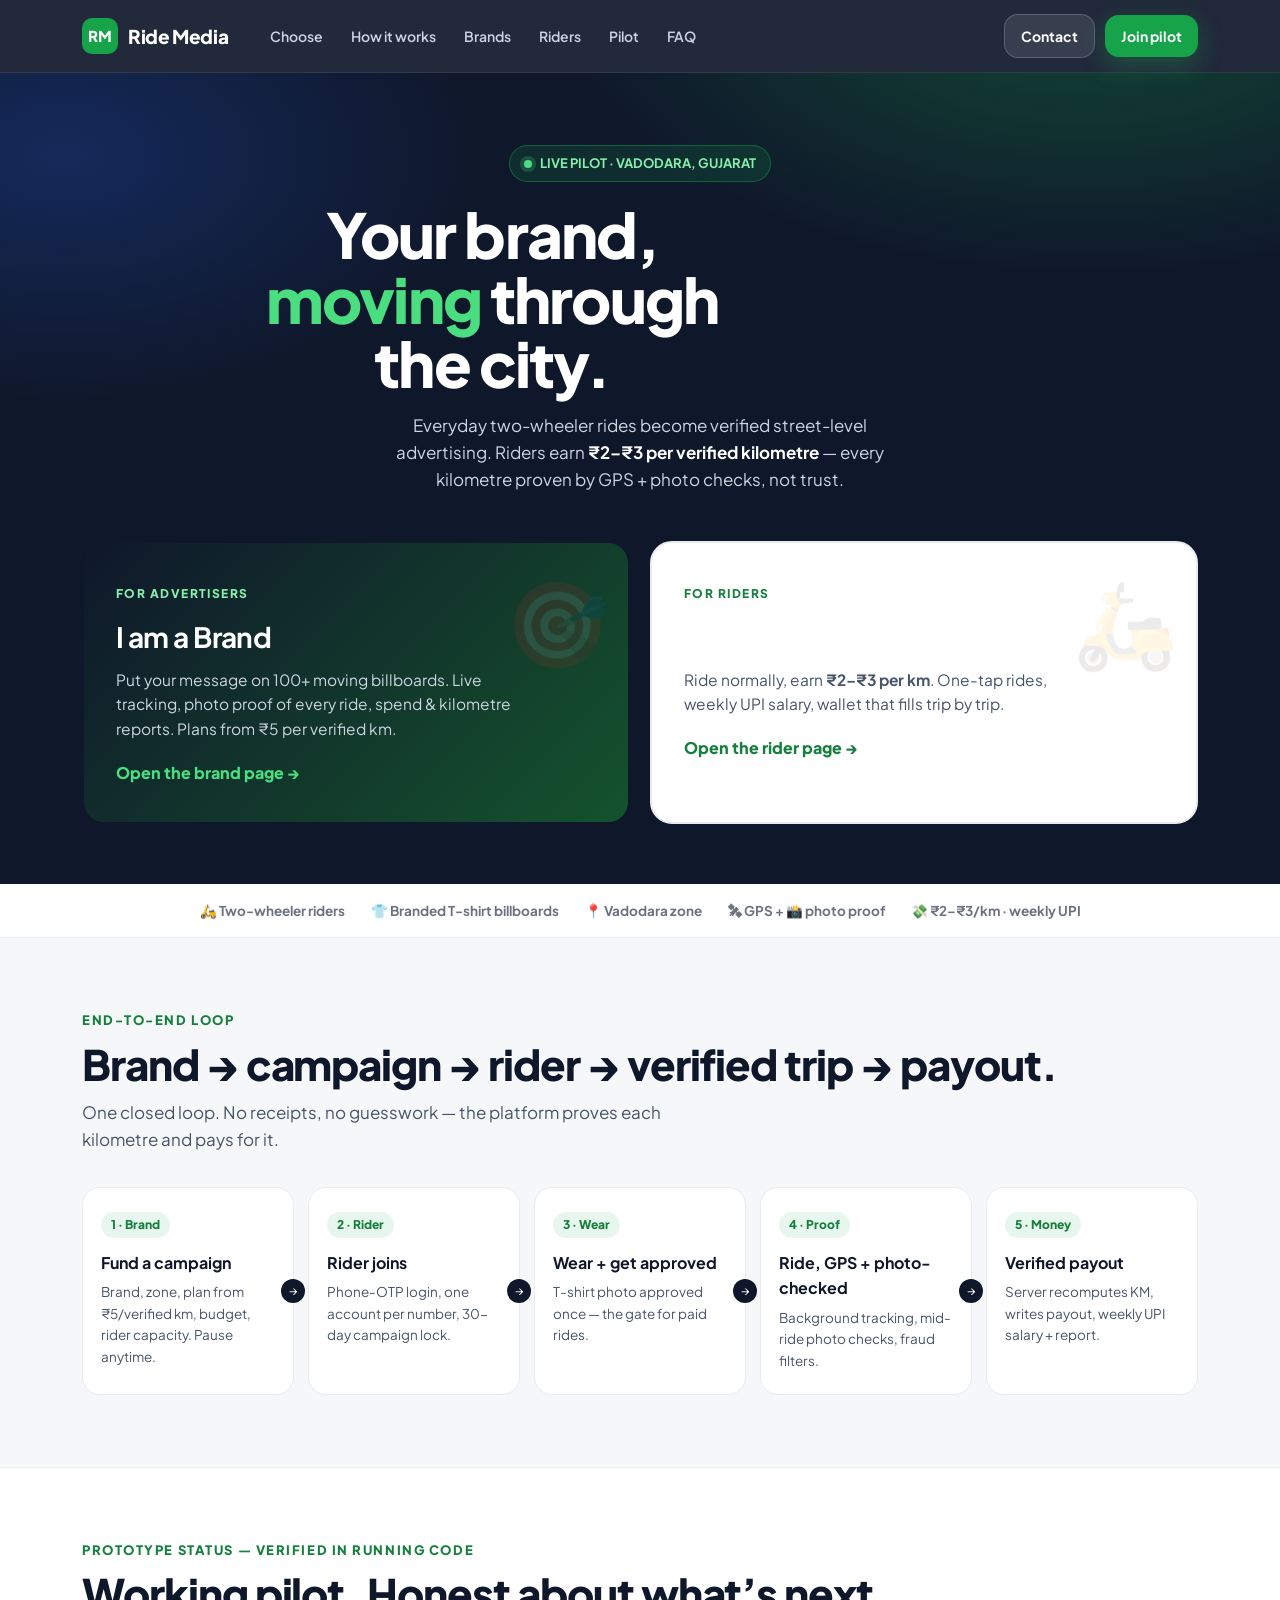
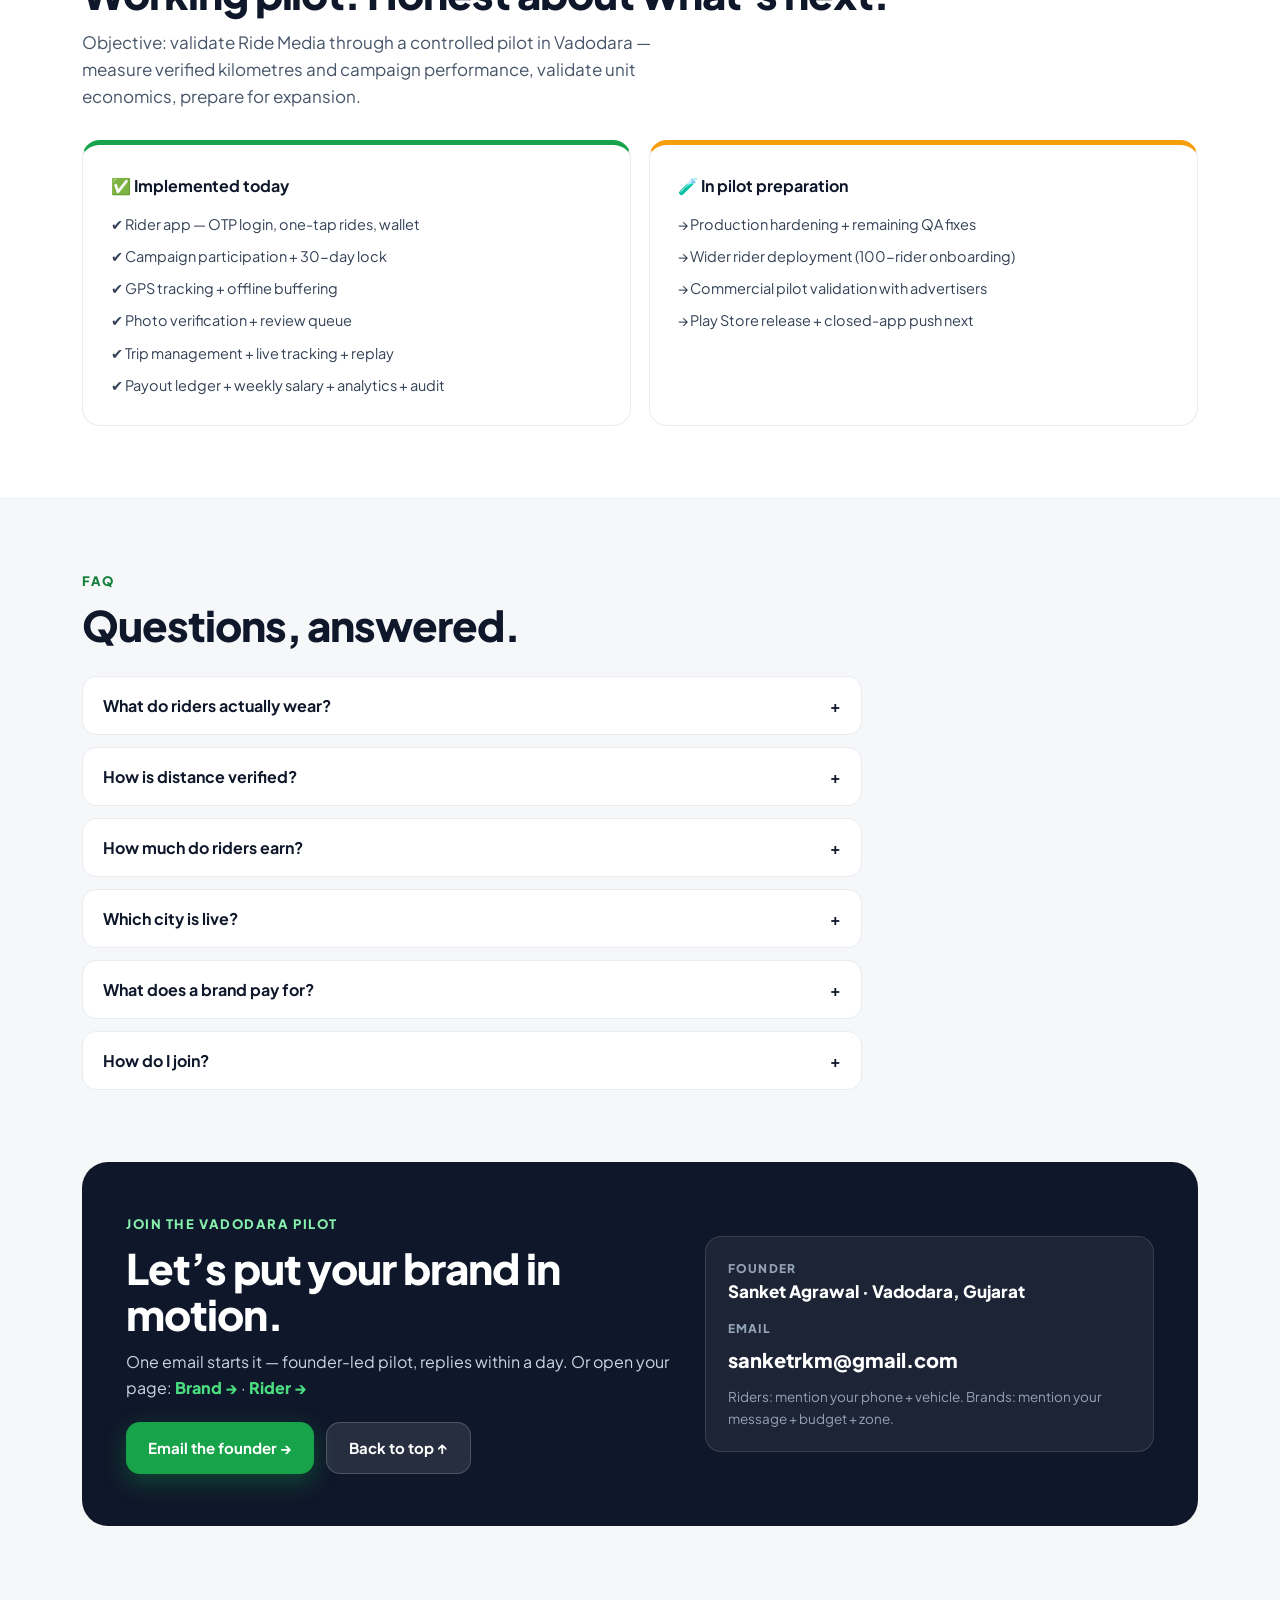
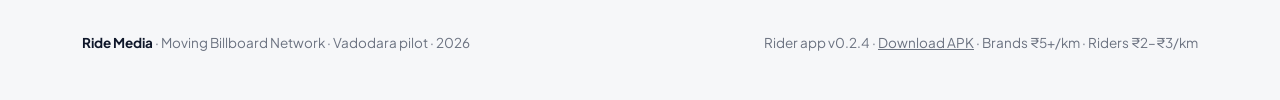
<file: index.html>
<!DOCTYPE html>
<html lang="en">
<head>
<meta charset="UTF-8">
<meta name="viewport" content="width=device-width, initial-scale=1.0">
<title>Ride Media — Your brand, moving through the city</title>
<meta name="description" content="Ride Media turns everyday two-wheeler rides into verified brand visibility. Riders earn ₹2–₹3 per verified km. Brands get GPS + photo-verified moving billboards in Vadodara.">
<meta property="og:title" content="Ride Media — Your brand, moving through the city">
<meta property="og:description" content="100-rider pilot in Vadodara. Riders earn ₹2–₹3/km. GPS + photo-verified kilometres. Weekly UPI payouts.">
<meta property="og:type" content="website">
<link rel="preconnect" href="https://fonts.googleapis.com">
<link rel="preconnect" href="https://fonts.gstatic.com" crossorigin>
<link href="https://fonts.googleapis.com/css2?family=Plus+Jakarta+Sans:wght@400;500;600;700;800&display=swap" rel="stylesheet">
<link rel="stylesheet" href="styles.css">
<link rel="icon" href="data:image/svg+xml,<svg xmlns='http://www.w3.org/2000/svg' viewBox='0 0 64 64'><rect width='64' height='64' rx='14' fill='%230F172A'/><text x='32' y='42' font-family='Arial' font-weight='800' font-size='26' fill='%2316A34A' text-anchor='middle'>RM</text></svg>">
</head>
<body>

<nav class="nav">
  <div class="nav-in">
    <a class="logo" href="index.html"><span class="logo-mark">RM</span> Ride Media</a>
    <div class="nav-links" id="navLinks">
      <a href="#choose">Choose</a>
      <a href="#how">How it works</a>
      <a href="brand.html">Brands</a>
      <a href="rider.html">Riders</a>
      <a href="#pilot">Pilot</a>
      <a href="#faq">FAQ</a>
    </div>
    <div class="nav-cta">
      <a class="btn btn-ghost btn-sm" href="#contact">Contact</a>
      <a class="btn btn-green btn-sm" href="#choose">Join pilot</a>
    </div>
    <button class="burger" id="burger" aria-label="Menu">☰</button>
  </div>
</nav>

<header class="hero" id="top">
  <div class="hero-solo">
    <span class="pill"><span class="dot"></span> LIVE PILOT · VADODARA, GUJARAT</span>
    <h1>Your brand,<br><span class="grn">moving</span> through<br>the city.</h1>
    <p class="sub">Everyday two-wheeler rides become verified street-level advertising. Riders earn <b style="color:#fff">₹2–₹3 per verified kilometre</b> — every kilometre proven by GPS + photo checks, not trust.</p>
  </div>
  <div class="choice-grid" id="choose">
    <a class="choice brandpick" href="brand.html">
      <span class="big">🎯</span>
      <span class="who">FOR ADVERTISERS</span>
      <h3>I am a Brand</h3>
      <p>Put your message on 100+ moving billboards. Live tracking, photo proof of every ride, spend &amp; kilometre reports. Plans from ₹5 per verified km.</p>
      <span class="go">Open the brand page →</span>
    </a>
    <a class="choice" href="rider.html">
      <span class="big">🛵</span>
      <span class="who">FOR RIDERS</span>
      <h3>I am a Rider</h3>
      <p>Ride normally, earn <b>₹2–₹3 per km</b>. One-tap rides, weekly UPI salary, wallet that fills trip by trip.</p>
      <span class="go">Open the rider page →</span>
    </a>
  </div>
</header>

<div class="strip">
  <div class="strip-in">
    <span>🛵 Two-wheeler riders</span><span>👕 Branded T-shirt billboards</span><span>📍 Vadodara zone</span><span>🛰 GPS + 📸 photo proof</span><span>💸 ₹2–₹3/km · weekly UPI</span>
  </div>
</div>

<section class="block" id="how">
  <div class="wrap">
    <div class="kicker rv">End-to-end loop</div>
    <h2 class="title rv">Brand → campaign → rider → verified trip → payout.</h2>
    <p class="lead rv">One closed loop. No receipts, no guesswork — the platform proves each kilometre and pays for it.</p>
    <div class="steps">
      <div class="step rv"><span class="num">1 · Brand</span><h4>Fund a campaign</h4><p>Brand, zone, plan from ₹5/verified km, budget, rider capacity. Pause anytime.</p><span class="arr">→</span></div>
      <div class="step rv"><span class="num">2 · Rider</span><h4>Rider joins</h4><p>Phone-OTP login, one account per number, 30-day campaign lock.</p><span class="arr">→</span></div>
      <div class="step rv"><span class="num">3 · Wear</span><h4>Wear + get approved</h4><p>T-shirt photo approved once — the gate for paid rides.</p><span class="arr">→</span></div>
      <div class="step rv"><span class="num">4 · Proof</span><h4>Ride, GPS + photo-checked</h4><p>Background tracking, mid-ride photo checks, fraud filters.</p><span class="arr">→</span></div>
      <div class="step rv"><span class="num">5 · Money</span><h4>Verified payout</h4><p>Server recomputes KM, writes payout, weekly UPI salary + report.</p></div>
    </div>
  </div>
</section>

<section class="block" id="pilot" style="background:#fff;border-top:1px solid #EDF0F4;border-bottom:1px solid #EDF0F4">
  <div class="wrap">
    <div class="kicker rv">Prototype status — verified in running code</div>
    <h2 class="title rv">Working pilot. Honest about what’s next.</h2>
    <p class="lead rv">Objective: validate Ride Media through a controlled pilot in Vadodara — measure verified kilometres and campaign performance, validate unit economics, prepare for expansion.</p>
    <div class="status-grid">
      <div class="status ok rv">
        <b>✅ Implemented today</b>
        <ul>
          <li>✔ Rider app — OTP login, one-tap rides, wallet</li>
          <li>✔ Campaign participation + 30-day lock</li>
          <li>✔ GPS tracking + offline buffering</li>
          <li>✔ Photo verification + review queue</li>
          <li>✔ Trip management + live tracking + replay</li>
          <li>✔ Payout ledger + weekly salary + analytics + audit</li>
        </ul>
      </div>
      <div class="status next rv">
        <b>🧪 In pilot preparation</b>
        <ul>
          <li>→ Production hardening + remaining QA fixes</li>
          <li>→ Wider rider deployment (100-rider onboarding)</li>
          <li>→ Commercial pilot validation with advertisers</li>
          <li>→ Play Store release + closed-app push next</li>
        </ul>
      </div>
    </div>
  </div>
</section>

<section class="block" id="faq">
  <div class="wrap">
    <div class="kicker rv">FAQ</div>
    <h2 class="title rv">Questions, answered.</h2>
    <div class="faq">
      <div class="faq-item rv"><button class="faq-q">What do riders actually wear? <span>+</span></button><div class="faq-a"><div>A sponsor-branded T-shirt. Onboarding requires one approved T-shirt photo; random mid-ride checks confirm it’s still worn.</div></div></div>
      <div class="faq-item rv"><button class="faq-q">How is distance verified? <span>+</span></button><div class="faq-a"><div>GPS is captured every few seconds and buffered on-device. On Stop the server recomputes distance with a speed filter, excludes mocked locations, and flags review cases. The phone’s number is only a preview — the server decides.</div></div></div>
      <div class="faq-item rv"><button class="faq-q">How much do riders earn? <span>+</span></button><div class="faq-a"><div>₹2–₹3 per verified kilometre, depending on the campaign rate. Every closed trip writes a payout entry; salary runs weekly (Monday–Sunday IST) over UPI.</div></div></div>
      <div class="faq-item rv"><button class="faq-q">Which city is live? <span>+</span></button><div class="faq-a"><div>Vadodara, Gujarat — a controlled 100-rider pilot. Zones and rates are configurable per campaign for expansion.</div></div></div>
      <div class="faq-item rv"><button class="faq-q">What does a brand pay for? <span>+</span></button><div class="faq-a"><div>Verified kilometres ridden in your branding: ₹5 onwards per verified kilometre × server-verified KM, within your budget and rider capacity. You get live tracking, photo proof and spend/KM reports.</div></div></div>
      <div class="faq-item rv"><button class="faq-q">How do I join? <span>+</span></button><div class="faq-a"><div>Pick your side above — <a href="brand.html"><b>brand page</b></a> or <a href="rider.html"><b>rider page</b></a> — and use the form there. Riders need a two-wheeler, an Android phone and a Vadodara base. Brands need a message, a zone and a budget.</div></div></div>
    </div>
  </div>
</section>

<section class="block" id="contact" style="padding-top:0">
  <div class="wrap">
    <div class="contact rv">
      <div>
        <div class="kicker" style="color:#86EFAC">Join the Vadodara pilot</div>
        <h2 class="title" style="color:#fff">Let’s put your brand in motion.</h2>
        <p style="color:#CBD5E1">One email starts it — founder-led pilot, replies within a day. Or open your page: <a href="brand.html" style="color:#4ADE80;font-weight:800">Brand →</a> · <a href="rider.html" style="color:#4ADE80;font-weight:800">Rider →</a></p>
        <div class="btn-row">
          <a class="btn btn-green" href="mailto:sanketrkm@gmail.com?subject=Ride%20Media%20pilot%20—%20I%20want%20in">Email the founder →</a>
          <a class="btn btn-ghost" href="#top">Back to top ↑</a>
        </div>
      </div>
      <div class="mailbox">
        <div class="lbl">Founder</div>
        <div style="font-weight:800;font-size:17px">Sanket Agrawal · Vadodara, Gujarat</div>
        <div class="lbl" style="margin-top:14px">Email</div>
        <div class="mail"><a href="mailto:sanketrkm@gmail.com">sanketrkm@gmail.com</a></div>
        <div style="color:#94A3B8;font-size:13.5px;margin-top:10px">Riders: mention your phone + vehicle. Brands: mention your message + budget + zone.</div>
      </div>
    </div>
  </div>
</section>

<footer>
  <div class="wrap foot">
    <span><b style="color:var(--navy)">Ride Media</b> · Moving Billboard Network · Vadodara pilot · <span id="yr"></span></span>
    <span>Rider app v0.2.4 · <a href="https://github.com/Sanketaga/ride-media-site/releases/tag/v0.2.4" style="text-decoration:underline">Download APK</a> · Brands ₹5+/km · Riders ₹2–₹3/km</span>
  </div>
</footer>

<script src="site.js"></script>
</body>
</html>
</file>
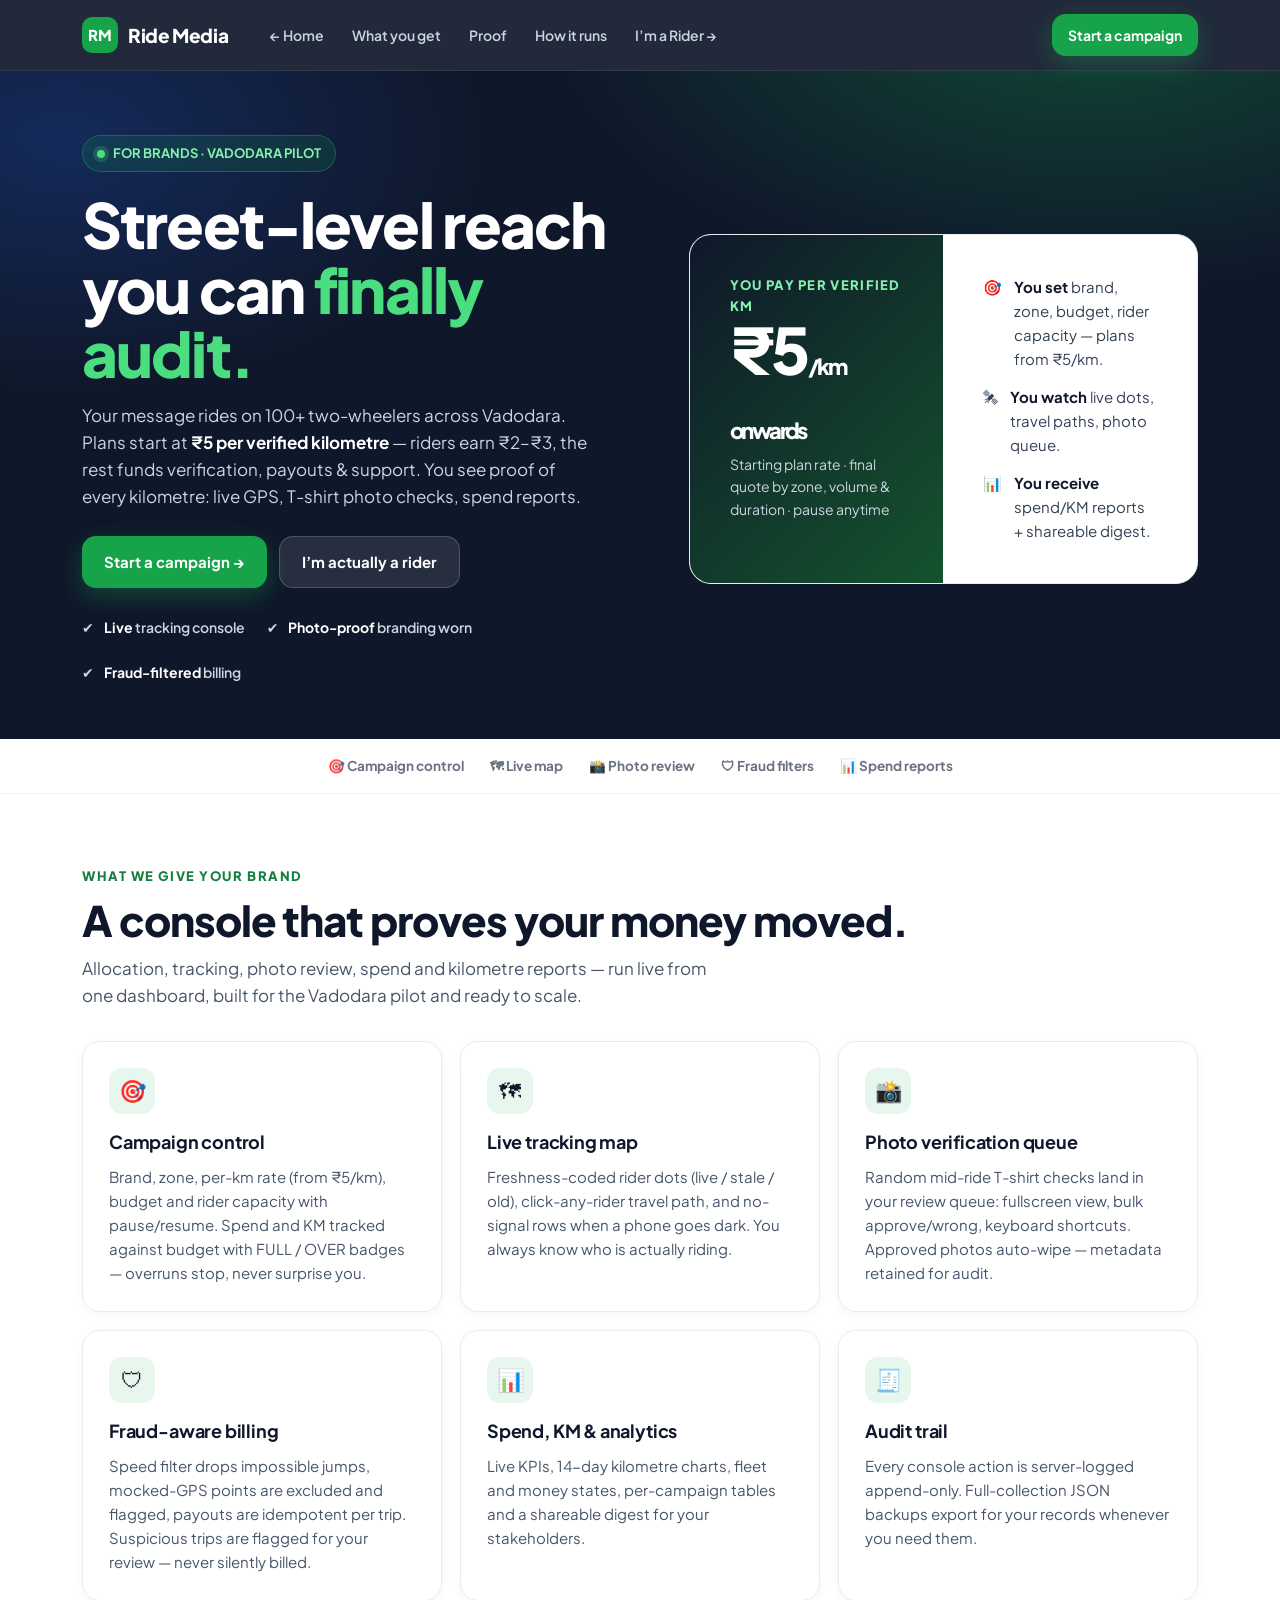
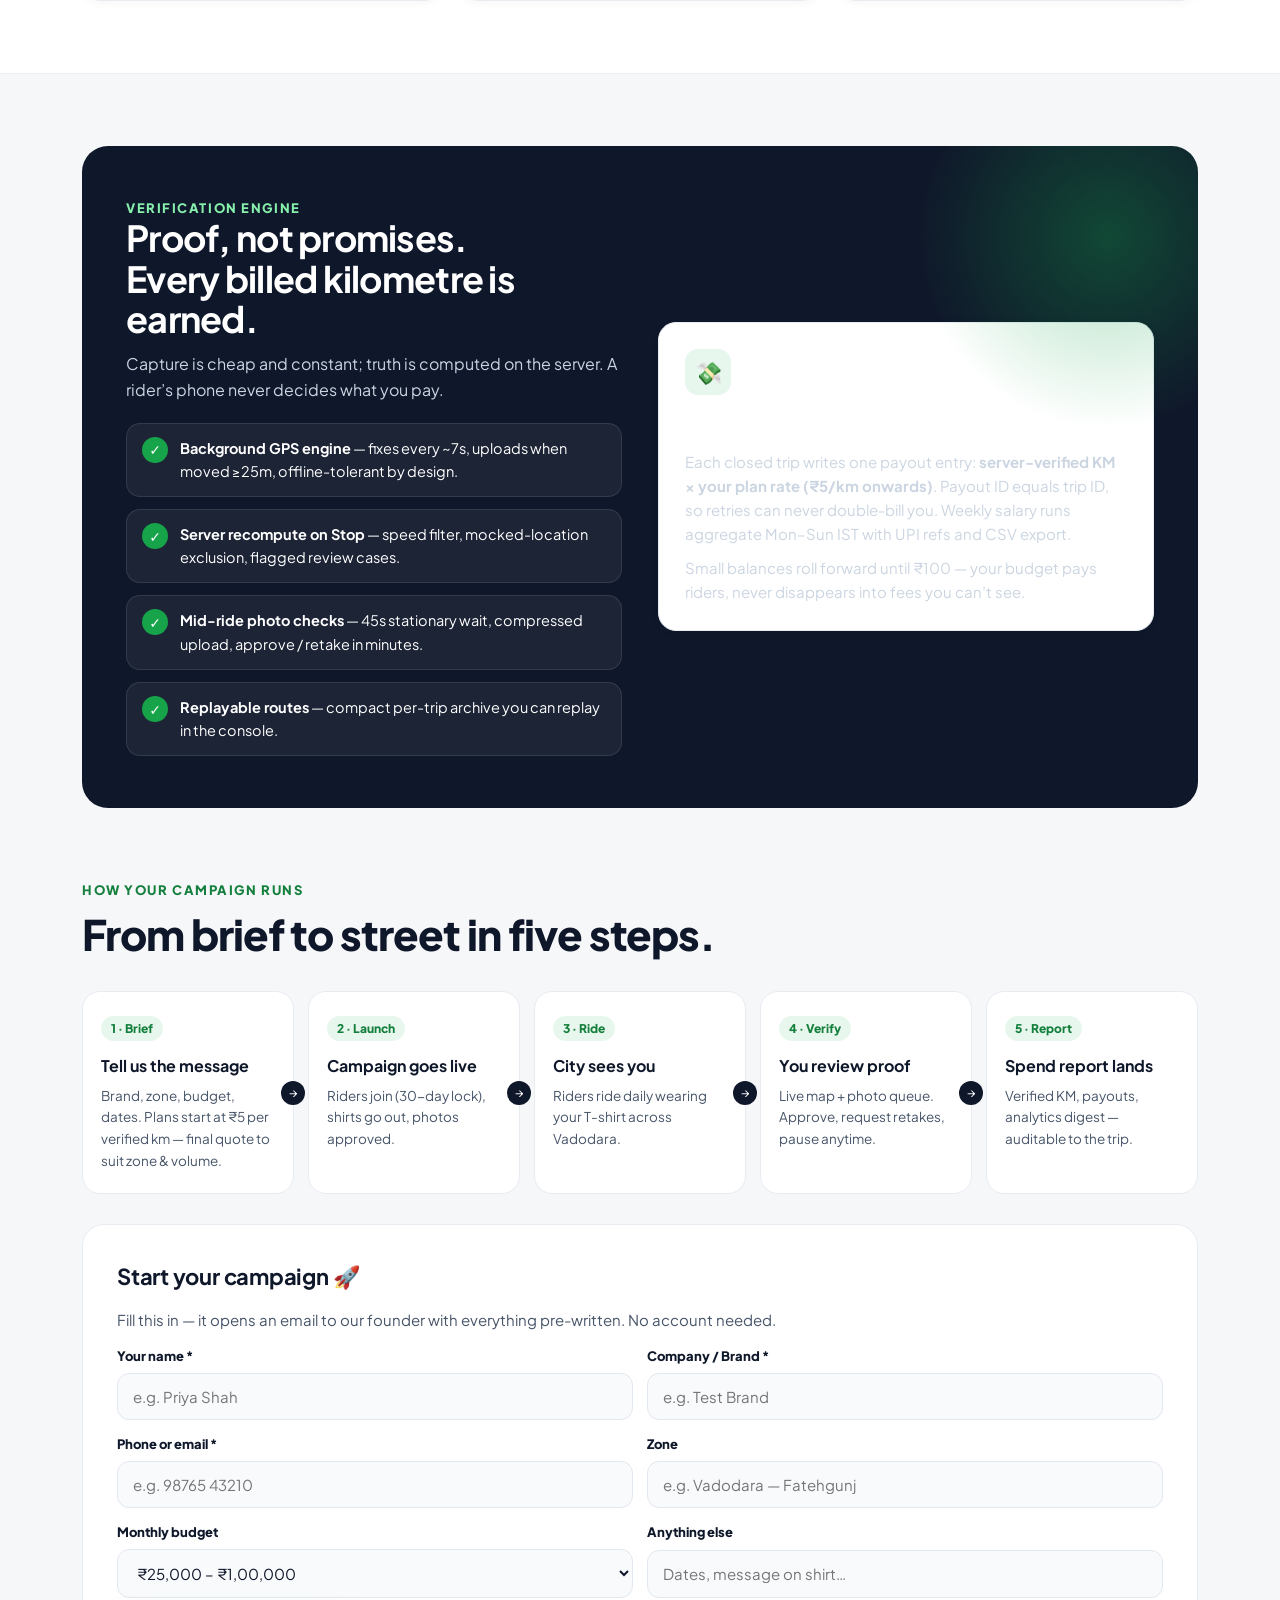
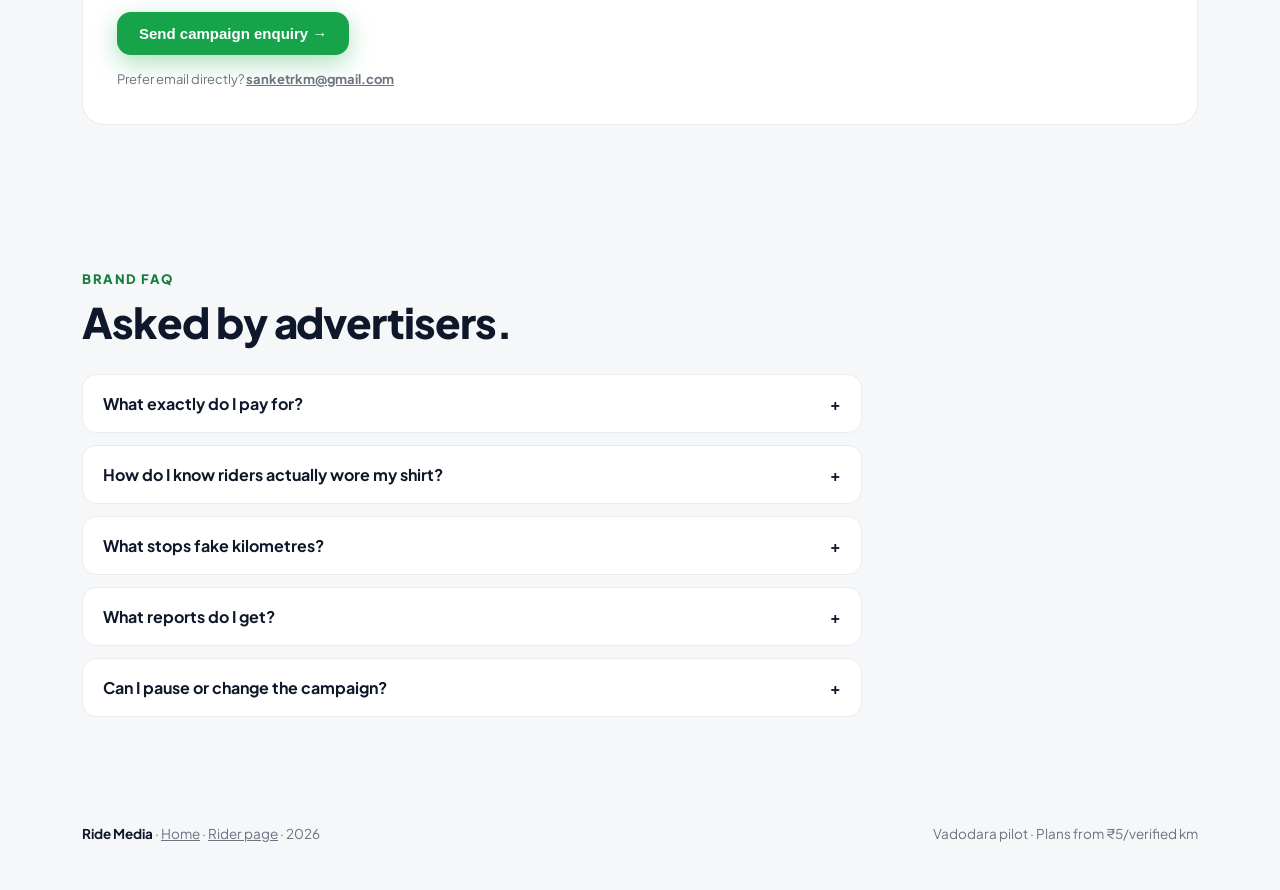
<file: brand.html>
<!DOCTYPE html>
<html lang="en">
<head>
<meta charset="UTF-8">
<meta name="viewport" content="width=device-width, initial-scale=1.0">
<title>Ride Media for Brands — Verified moving billboards</title>
<meta name="description" content="Put your brand on 100+ moving billboards in Vadodara. Campaign control, live GPS tracking, photo proof, fraud-aware billing from ₹5 per verified km, spend reports.">
<meta property="og:title" content="Ride Media for Brands — street-level reach you can audit">
<link rel="preconnect" href="https://fonts.googleapis.com">
<link rel="preconnect" href="https://fonts.gstatic.com" crossorigin>
<link href="https://fonts.googleapis.com/css2?family=Plus+Jakarta+Sans:wght@400;500;600;700;800&display=swap" rel="stylesheet">
<link rel="stylesheet" href="styles.css">
<link rel="icon" href="data:image/svg+xml,<svg xmlns='http://www.w3.org/2000/svg' viewBox='0 0 64 64'><rect width='64' height='64' rx='14' fill='%230F172A'/><text x='32' y='42' font-family='Arial' font-weight='800' font-size='26' fill='%2316A34A' text-anchor='middle'>RM</text></svg>">
</head>
<body>

<nav class="nav">
  <div class="nav-in">
    <a class="logo" href="index.html"><span class="logo-mark">RM</span> Ride Media</a>
    <div class="nav-links" id="navLinks">
      <a href="index.html">← Home</a>
      <a href="#what">What you get</a>
      <a href="#proof">Proof</a>
      <a href="#steps">How it runs</a>
      <a href="rider.html">I’m a Rider →</a>
    </div>
    <div class="nav-cta">
      <a class="btn btn-green btn-sm" href="#brandForm">Start a campaign</a>
    </div>
    <button class="burger" id="burger" aria-label="Menu">☰</button>
  </div>
</nav>

<header class="hero">
  <div class="hero-in">
    <div>
      <span class="pill"><span class="dot"></span> FOR BRANDS · VADODARA PILOT</span>
      <h1>Street-level reach you can <span class="grn">finally audit.</span></h1>
      <p class="sub">Your message rides on 100+ two-wheelers across Vadodara. Plans start at <b style="color:#fff">₹5 per verified kilometre</b> — riders earn ₹2–₹3, the rest funds verification, payouts &amp; support. You see proof of every kilometre: live GPS, T-shirt photo checks, spend reports.</p>
      <div class="hero-ctas">
        <a class="btn btn-green" href="#brandForm">Start a campaign →</a>
        <a class="btn btn-ghost" href="rider.html">I’m actually a rider</a>
      </div>
      <div class="hero-proof">
        <span class="hp">✔ <span><b>Live</b> tracking console</span></span>
        <span class="hp">✔ <span><b>Photo-proof</b> branding worn</span></span>
        <span class="hp">✔ <span><b>Fraud-filtered</b> billing</span></span>
      </div>
    </div>
    <div>
      <div class="money" style="margin-top:0">
        <div class="money-l">
          <div style="font-size:13px;font-weight:800;letter-spacing:.1em;color:#86EFAC">YOU PAY PER VERIFIED KM</div>
            <div class="big">₹5<span style="font-size:22px">/km onwards</span></div>
            <div style="color:#CBD5E1;font-size:14px;margin-top:8px">Starting plan rate · final quote by zone, volume &amp; duration · pause anytime</div>
        </div>
        <div class="money-r">
          <div class="mrow">🎯 <span><b>You set</b> brand, zone, budget, rider capacity — plans from ₹5/km.</span></div>
          <div class="mrow">🛰 <span><b>You watch</b> live dots, travel paths, photo queue.</span></div>
          <div class="mrow">📊 <span><b>You receive</b> spend/KM reports + shareable digest.</span></div>
        </div>
      </div>
    </div>
  </div>
</header>

<div class="strip">
  <div class="strip-in">
    <span>🎯 Campaign control</span><span>🗺 Live map</span><span>📸 Photo review</span><span>🛡 Fraud filters</span><span>📊 Spend reports</span>
  </div>
</div>

<section class="block" id="what" style="background:#fff;border-bottom:1px solid #EDF0F4">
  <div class="wrap">
    <div class="kicker rv">What we give your brand</div>
    <h2 class="title rv">A console that proves your money moved.</h2>
    <p class="lead rv">Allocation, tracking, photo review, spend and kilometre reports — run live from one dashboard, built for the Vadodara pilot and ready to scale.</p>
    <div class="grid3">
      <div class="card rv"><div class="icon">🎯</div><h3>Campaign control</h3><p>Brand, zone, per-km rate (from ₹5/km), budget and rider capacity with pause/resume. Spend and KM tracked against budget with FULL / OVER badges — overruns stop, never surprise you.</p></div>
      <div class="card rv"><div class="icon">🗺</div><h3>Live tracking map</h3><p>Freshness-coded rider dots (live / stale / old), click-any-rider travel path, and no-signal rows when a phone goes dark. You always know who is actually riding.</p></div>
      <div class="card rv"><div class="icon">📸</div><h3>Photo verification queue</h3><p>Random mid-ride T-shirt checks land in your review queue: fullscreen view, bulk approve/wrong, keyboard shortcuts. Approved photos auto-wipe — metadata retained for audit.</p></div>
      <div class="card rv"><div class="icon">🛡</div><h3>Fraud-aware billing</h3><p>Speed filter drops impossible jumps, mocked-GPS points are excluded and flagged, payouts are idempotent per trip. Suspicious trips are flagged for your review — never silently billed.</p></div>
      <div class="card rv"><div class="icon">📊</div><h3>Spend, KM &amp; analytics</h3><p>Live KPIs, 14-day kilometre charts, fleet and money states, per-campaign tables and a shareable digest for your stakeholders.</p></div>
      <div class="card rv"><div class="icon">🧾</div><h3>Audit trail</h3><p>Every console action is server-logged append-only. Full-collection JSON backups export for your records whenever you need them.</p></div>
    </div>
  </div>
</section>

<section class="block" id="proof" style="padding-bottom:0">
  <div class="wrap">
    <div class="band rv">
      <div>
        <div class="kicker" style="color:#86EFAC">Verification engine</div>
        <h2>Proof, not promises.<br>Every billed kilometre is earned.</h2>
        <p>Capture is cheap and constant; truth is computed on the server. A rider’s phone never decides what you pay.</p>
        <div class="checks">
          <div class="check"><span class="tick">✓</span><span><b>Background GPS engine</b> — fixes every ~7s, uploads when moved ≥25m, offline-tolerant by design.</span></div>
          <div class="check"><span class="tick">✓</span><span><b>Server recompute on Stop</b> — speed filter, mocked-location exclusion, flagged review cases.</span></div>
          <div class="check"><span class="tick">✓</span><span><b>Mid-ride photo checks</b> — 45s stationary wait, compressed upload, approve / retake in minutes.</span></div>
          <div class="check"><span class="tick">✓</span><span><b>Replayable routes</b> — compact per-trip archive you can replay in the console.</span></div>
        </div>
      </div>
      <div>
        <div class="card" style="background:#fff">
          <div class="icon">💸</div><h3>How your budget is spent</h3>
          <p>Each closed trip writes one payout entry: <b>server-verified KM × your plan rate (₹5/km onwards)</b>. Payout ID equals trip ID, so retries can never double-bill you. Weekly salary runs aggregate Mon–Sun IST with UPI refs and CSV export.</p>
          <p style="margin-top:10px">Small balances roll forward until ₹100 — your budget pays riders, never disappears into fees you can’t see.</p>
        </div>
      </div>
    </div>
  </div>
</section>

<section class="block" id="steps">
  <div class="wrap">
    <div class="kicker rv">How your campaign runs</div>
    <h2 class="title rv">From brief to street in five steps.</h2>
    <div class="steps">
      <div class="step rv"><span class="num">1 · Brief</span><h4>Tell us the message</h4><p>Brand, zone, budget, dates. Plans start at ₹5 per verified km — final quote to suit zone &amp; volume.</p><span class="arr">→</span></div>
      <div class="step rv"><span class="num">2 · Launch</span><h4>Campaign goes live</h4><p>Riders join (30-day lock), shirts go out, photos approved.</p><span class="arr">→</span></div>
      <div class="step rv"><span class="num">3 · Ride</span><h4>City sees you</h4><p>Riders ride daily wearing your T-shirt across Vadodara.</p><span class="arr">→</span></div>
      <div class="step rv"><span class="num">4 · Verify</span><h4>You review proof</h4><p>Live map + photo queue. Approve, request retakes, pause anytime.</p><span class="arr">→</span></div>
      <div class="step rv"><span class="num">5 · Report</span><h4>Spend report lands</h4><p>Verified KM, payouts, analytics digest — auditable to the trip.</p></div>
    </div>

    <form class="form-card rv" id="brandForm">
      <h3>Start your campaign 🚀</h3>
      <p>Fill this in — it opens an email to our founder with everything pre-written. No account needed.</p>
      <div class="frow">
        <div class="field"><label for="b-name">Your name *</label><input id="b-name" name="name" placeholder="e.g. Priya Shah" required></div>
        <div class="field"><label for="b-company">Company / Brand *</label><input id="b-company" name="company" placeholder="e.g. Test Brand"></div>
      </div>
      <div class="frow">
        <div class="field"><label for="b-contact">Phone or email *</label><input id="b-contact" name="contact" placeholder="e.g. 98765 43210" required></div>
        <div class="field"><label for="b-zone">Zone</label><input id="b-zone" name="zone" placeholder="e.g. Vadodara — Fatehgunj"></div>
      </div>
      <div class="frow">
        <div class="field"><label for="b-budget">Monthly budget</label><select id="b-budget" name="budget"><option>Under ₹25,000</option><option selected>₹25,000 – ₹1,00,000</option><option>₹1,00,000+</option></select></div>
        <div class="field"><label for="b-msg2">Anything else</label><input id="b-msg2" name="message" placeholder="Dates, message on shirt…"></div>
      </div>
      <div><button class="btn btn-green" type="submit">Send campaign enquiry →</button></div>
      <div class="dl-note">Prefer email directly? <a href="mailto:sanketrkm@gmail.com?subject=Ride%20Media%20pilot%20—%20Brand%20campaign" style="text-decoration:underline;font-weight:700">sanketrkm@gmail.com</a></div>
    </form>
  </div>
</section>

<section class="block" id="faq">
  <div class="wrap">
    <div class="kicker rv">Brand FAQ</div>
    <h2 class="title rv">Asked by advertisers.</h2>
    <div class="faq">
      <div class="faq-item rv"><button class="faq-q">What exactly do I pay for? <span>+</span></button><div class="faq-a"><div>Server-verified kilometres ridden in your branding: ₹5 onwards per verified kilometre × server-verified KM, capped by your budget and rider capacity.</div></div></div>
      <div class="faq-item rv"><button class="faq-q">How do I know riders actually wore my shirt? <span>+</span></button><div class="faq-a"><div>Onboarding T-shirt approval plus random mid-ride photo checks, all landing in your review queue with approve/retake controls.</div></div></div>
      <div class="faq-item rv"><button class="faq-q">What stops fake kilometres? <span>+</span></button><div class="faq-a"><div>Speed filter, mocked-GPS exclusion, teleport rejection, flagged review trips, idempotent per-trip payouts. The phone never decides money — the server does.</div></div></div>
      <div class="faq-item rv"><button class="faq-q">What reports do I get? <span>+</span></button><div class="faq-a"><div>Live KPIs, 14-day KM charts, per-campaign spend tables, weekly salary runs with UPI refs + CSV, and a shareable digest.</div></div></div>
      <div class="faq-item rv"><button class="faq-q">Can I pause or change the campaign? <span>+</span></button><div class="faq-a"><div>Yes — pause/resume anytime, adjust rate, budget and rider capacity from the console.</div></div></div>
    </div>
  </div>
</section>

<footer>
  <div class="wrap foot">
    <span><b style="color:var(--navy)">Ride Media</b> · <a href="index.html" style="text-decoration:underline">Home</a> · <a href="rider.html" style="text-decoration:underline">Rider page</a> · <span id="yr"></span></span>
    <span>Vadodara pilot · Plans from ₹5/verified km</span>
  </div>
</footer>

<script src="site.js"></script>
</body>
</html>
</file>
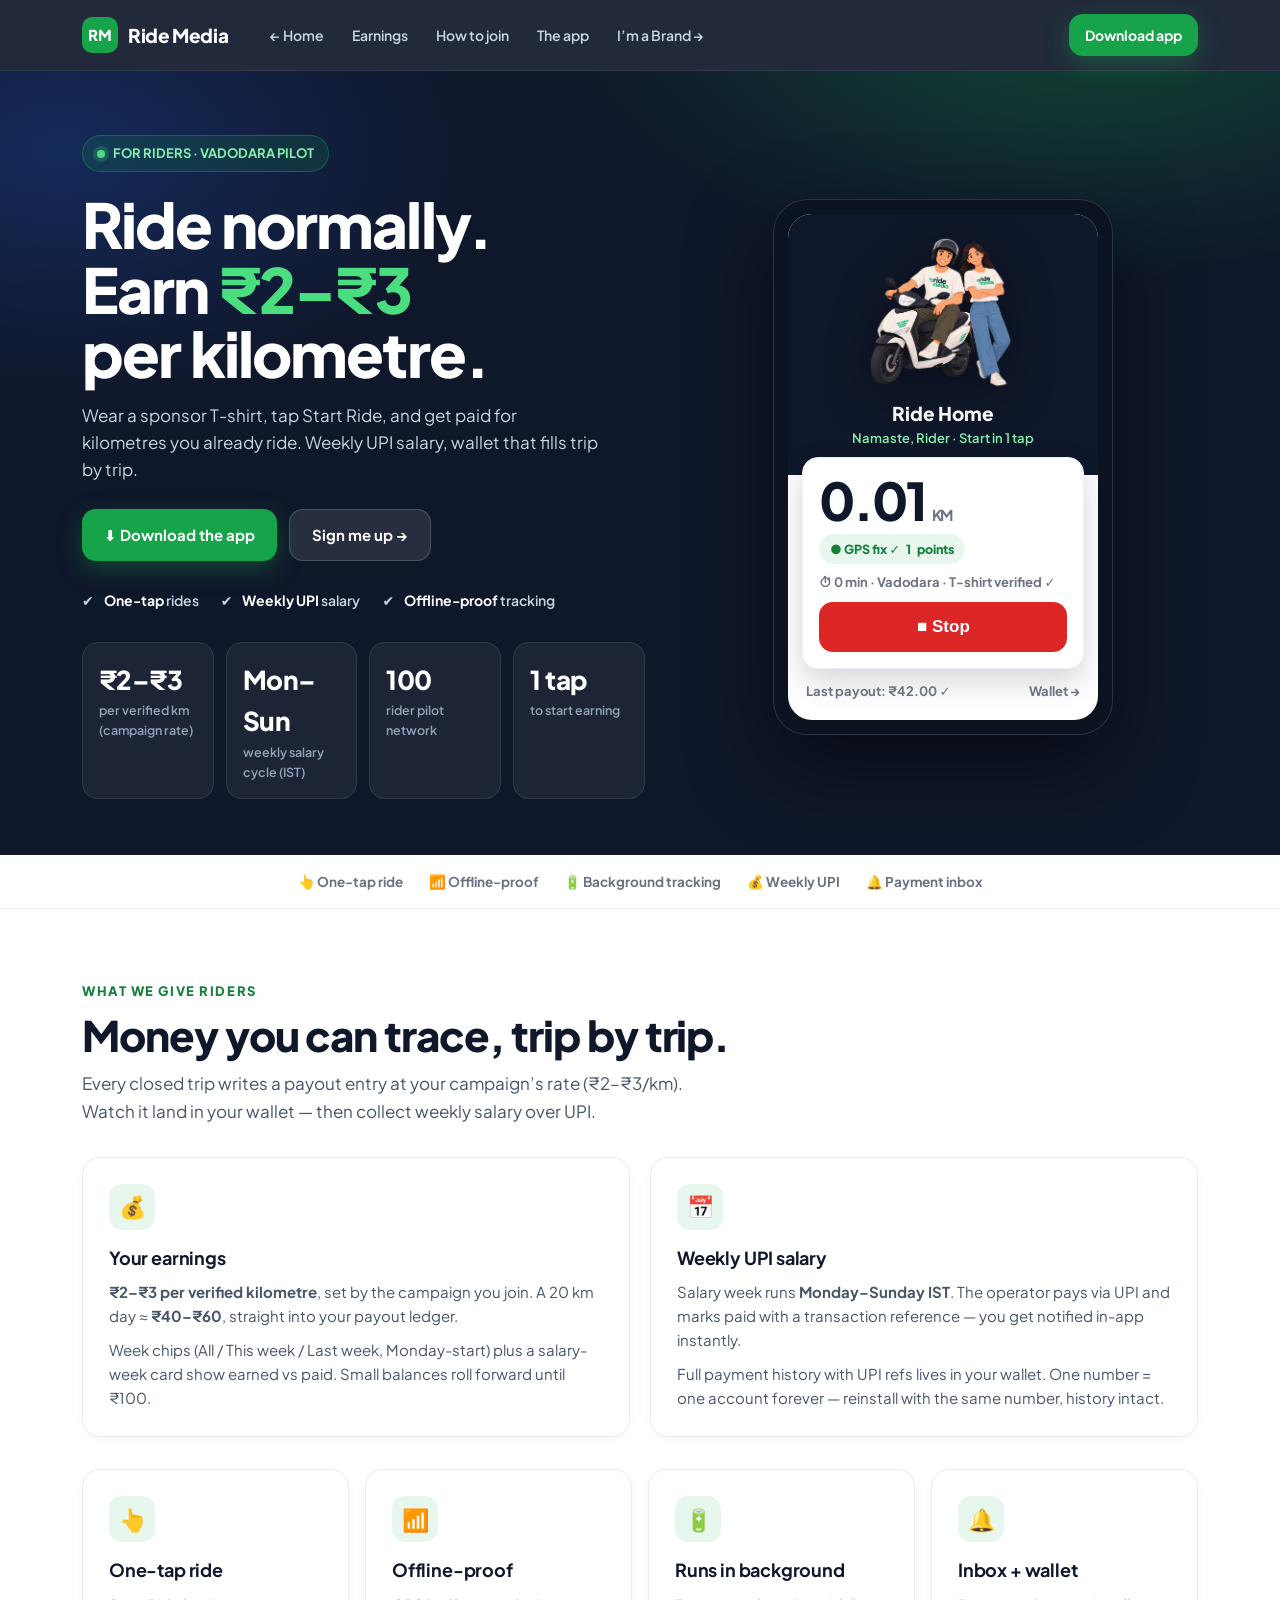
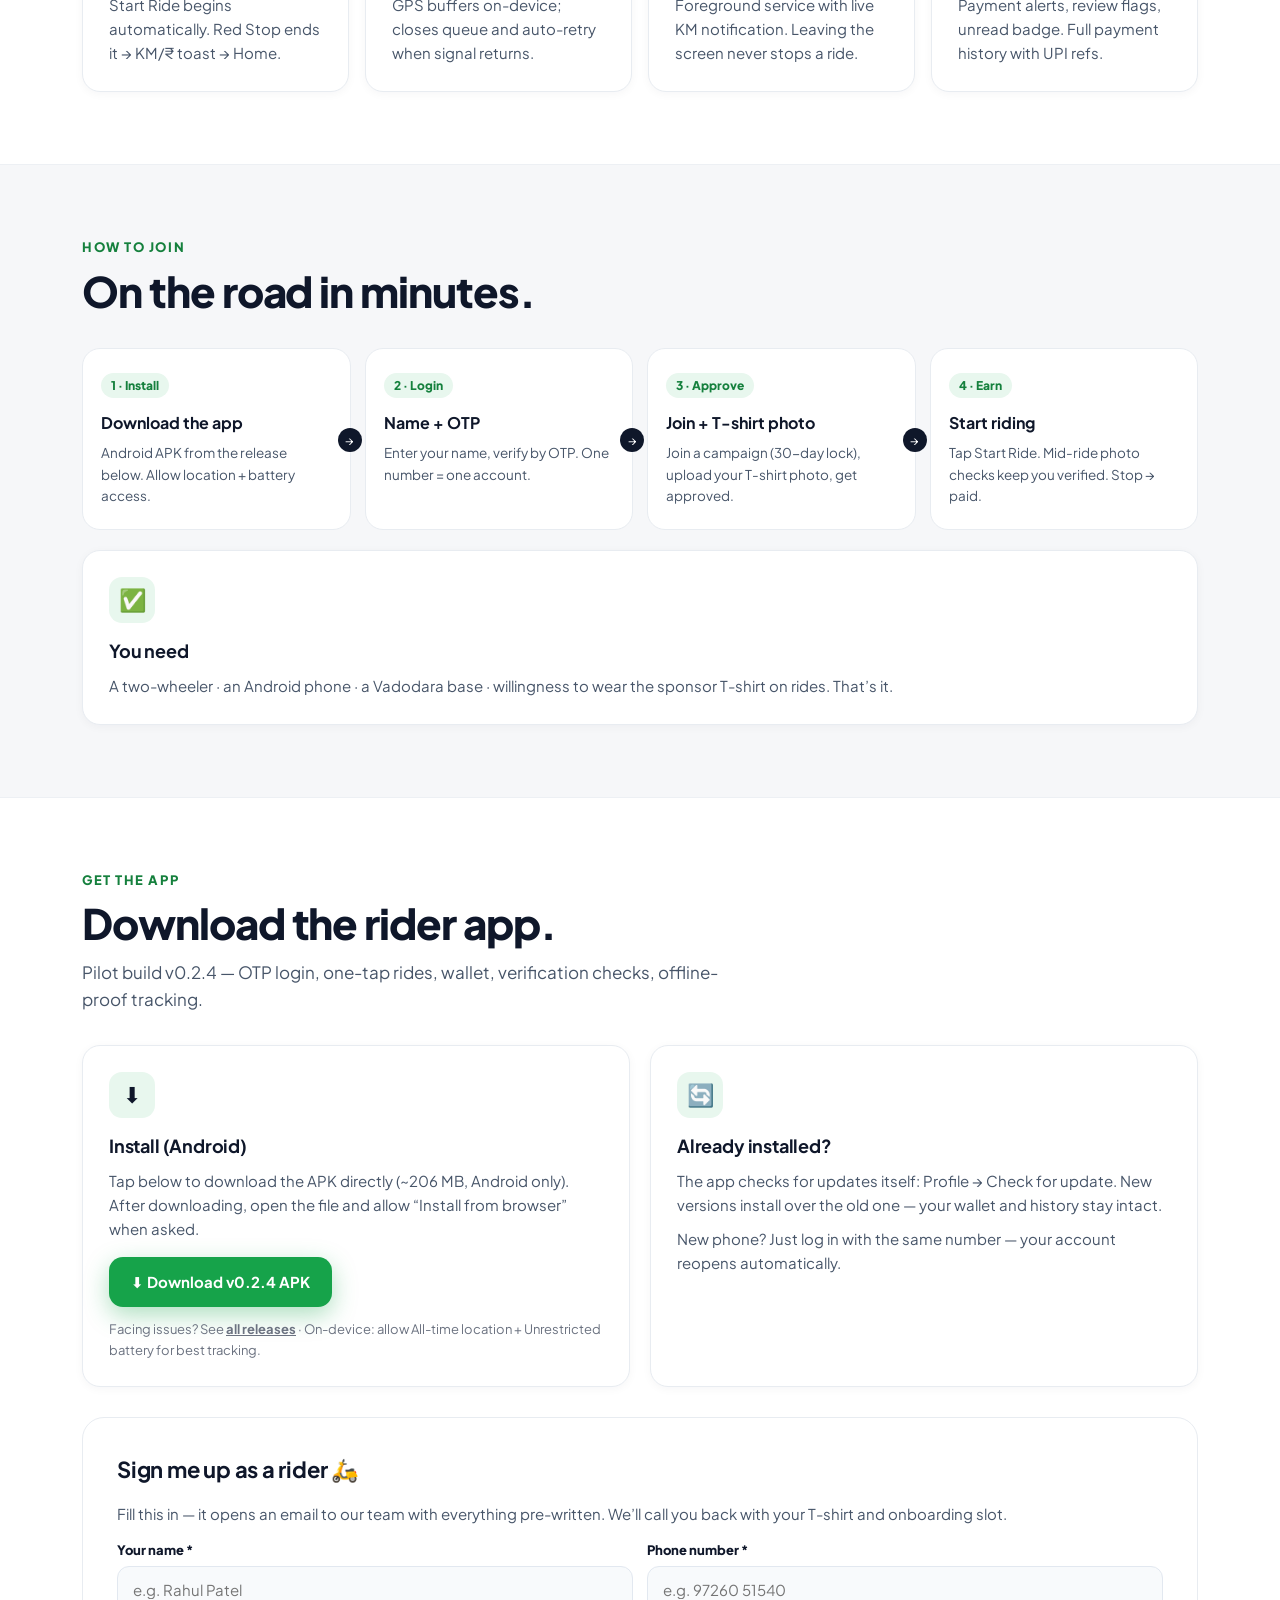
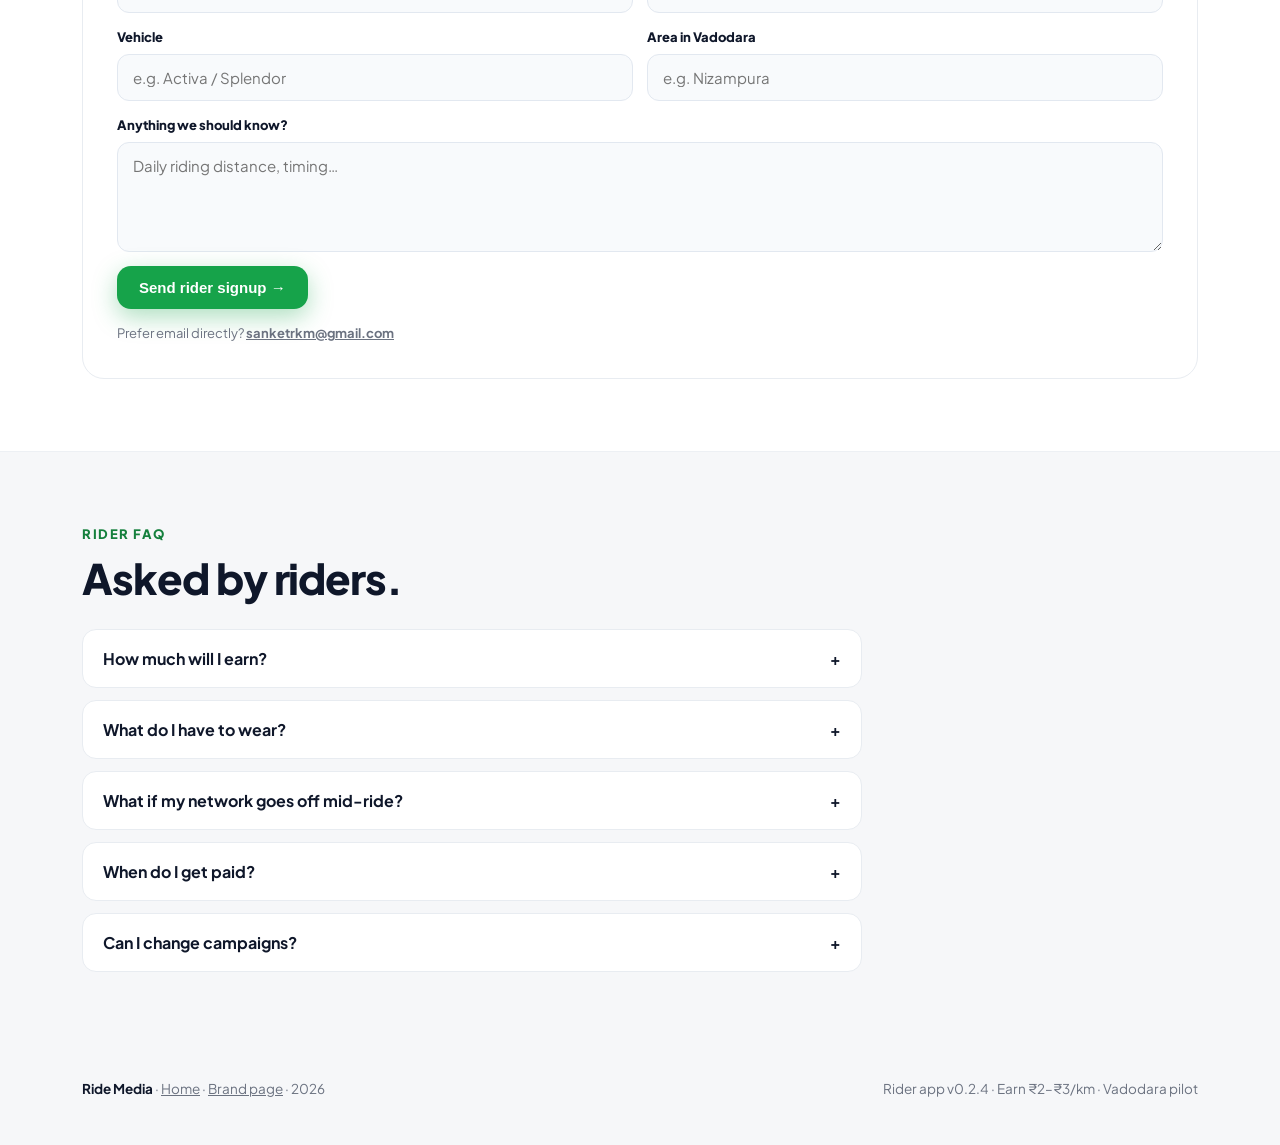
<file: rider.html>
<!DOCTYPE html>
<html lang="en">
<head>
<meta charset="UTF-8">
<meta name="viewport" content="width=device-width, initial-scale=1.0">
<title>Ride Media for Riders — Earn ₹2–₹3 per km</title>
<meta name="description" content="Ride in Vadodara wearing a sponsor T-shirt and earn ₹2–₹3 per verified km. One-tap rides, offline-proof tracking, weekly UPI salary. Download the rider app.">
<meta property="og:title" content="Ride Media for Riders — ride normally, earn per kilometre">
<link rel="preconnect" href="https://fonts.googleapis.com">
<link rel="preconnect" href="https://fonts.gstatic.com" crossorigin>
<link href="https://fonts.googleapis.com/css2?family=Plus+Jakarta+Sans:wght@400;500;600;700;800&display=swap" rel="stylesheet">
<link rel="stylesheet" href="styles.css">
<link rel="icon" href="data:image/svg+xml,<svg xmlns='http://www.w3.org/2000/svg' viewBox='0 0 64 64'><rect width='64' height='64' rx='14' fill='%230F172A'/><text x='32' y='42' font-family='Arial' font-weight='800' font-size='26' fill='%2316A34A' text-anchor='middle'>RM</text></svg>">
</head>
<body>

<nav class="nav">
  <div class="nav-in">
    <a class="logo" href="index.html"><span class="logo-mark">RM</span> Ride Media</a>
    <div class="nav-links" id="navLinks">
      <a href="index.html">← Home</a>
      <a href="#earn">Earnings</a>
      <a href="#join">How to join</a>
      <a href="#app">The app</a>
      <a href="brand.html">I’m a Brand →</a>
    </div>
    <div class="nav-cta">
      <a class="btn btn-green btn-sm" href="#app">Download app</a>
    </div>
    <button class="burger" id="burger" aria-label="Menu">☰</button>
  </div>
</nav>

<header class="hero">
  <div class="hero-in">
    <div>
      <span class="pill"><span class="dot"></span> FOR RIDERS · VADODARA PILOT</span>
      <h1>Ride normally.<br>Earn <span class="grn">₹2–₹3</span><br>per kilometre.</h1>
      <p class="sub">Wear a sponsor T-shirt, tap Start Ride, and get paid for kilometres you already ride. Weekly UPI salary, wallet that fills trip by trip.</p>
      <div class="hero-ctas">
        <a class="btn btn-green" href="#app">⬇ Download the app</a>
        <a class="btn btn-ghost" href="#riderForm">Sign me up →</a>
      </div>
      <div class="hero-proof">
        <span class="hp">✔ <span><b>One-tap</b> rides</span></span>
        <span class="hp">✔ <span><b>Weekly UPI</b> salary</span></span>
        <span class="hp">✔ <span><b>Offline-proof</b> tracking</span></span>
      </div>
      <div class="stats">
        <div class="stat"><div class="n">₹2–₹3</div><div class="l">per verified km (campaign rate)</div></div>
        <div class="stat"><div class="n">Mon–Sun</div><div class="l">weekly salary cycle (IST)</div></div>
        <div class="stat"><div class="n"><span data-count="100">0</span></div><div class="l">rider pilot network</div></div>
        <div class="stat"><div class="n">1 tap</div><div class="l">to start earning</div></div>
      </div>
    </div>
    <div class="hero-vis">
      <div class="phone">
        <div class="screen">
          <div class="screen-top">
            <img src="mascot.png" alt="Ride Media rider mascot" onerror="this.style.display='none'">
            <div class="t">Ride Home</div>
            <div class="s">Namaste, Rider · Start in 1 tap</div>
          </div>
          <div class="ride-card">
            <div class="km"><span id="kmLive">0.00</span> <small>KM</small></div>
            <span class="gpspill">● GPS fix ✓ <span id="ptLive">0</span> points</span>
            <div style="font-size:13px;color:#6B7280;font-weight:700">⏱ <span id="minLive">0</span> min · Vadodara · T-shirt verified ✓</div>
            <button class="stopbtn" onclick="document.getElementById('join').scrollIntoView({behavior:'smooth'})">■ Stop</button>
          </div>
          <div class="trip-row"><span>Last payout: ₹42.00 ✓</span><span>Wallet →</span></div>
        </div>
      </div>
    </div>
  </div>
</header>

<div class="strip">
  <div class="strip-in">
    <span>👆 One-tap ride</span><span>📶 Offline-proof</span><span>🔋 Background tracking</span><span>💰 Weekly UPI</span><span>🔔 Payment inbox</span>
  </div>
</div>

<section class="block" id="earn" style="background:#fff;border-bottom:1px solid #EDF0F4">
  <div class="wrap">
    <div class="kicker rv">What we give riders</div>
    <h2 class="title rv">Money you can trace, trip by trip.</h2>
    <p class="lead rv">Every closed trip writes a payout entry at your campaign’s rate (₹2–₹3/km). Watch it land in your wallet — then collect weekly salary over UPI.</p>
    <div class="grid2">
      <div class="card rv">
        <div class="icon">💰</div><h3>Your earnings</h3>
        <p><b>₹2–₹3 per verified kilometre</b>, set by the campaign you join. A 20 km day ≈ <b>₹40–₹60</b>, straight into your payout ledger.</p>
        <p style="margin-top:10px">Week chips (All / This week / Last week, Monday-start) plus a salary-week card show earned vs paid. Small balances roll forward until ₹100.</p>
      </div>
      <div class="card rv">
        <div class="icon">📅</div><h3>Weekly UPI salary</h3>
        <p>Salary week runs <b>Monday–Sunday IST</b>. The operator pays via UPI and marks paid with a transaction reference — you get notified in-app instantly.</p>
        <p style="margin-top:10px">Full payment history with UPI refs lives in your wallet. One number = one account forever — reinstall with the same number, history intact.</p>
      </div>
    </div>
    <div class="grid4">
      <div class="card rv"><div class="icon">👆</div><h3>One-tap ride</h3><p>Start Ride begins automatically. Red Stop ends it → KM/₹ toast → Home.</p></div>
      <div class="card rv"><div class="icon">📶</div><h3>Offline-proof</h3><p>GPS buffers on-device; closes queue and auto-retry when signal returns.</p></div>
      <div class="card rv"><div class="icon">🔋</div><h3>Runs in background</h3><p>Foreground service with live KM notification. Leaving the screen never stops a ride.</p></div>
      <div class="card rv"><div class="icon">🔔</div><h3>Inbox + wallet</h3><p>Payment alerts, review flags, unread badge. Full payment history with UPI refs.</p></div>
    </div>
  </div>
</section>

<section class="block" id="join">
  <div class="wrap">
    <div class="kicker rv">How to join</div>
    <h2 class="title rv">On the road in minutes.</h2>
    <div class="steps" style="grid-template-columns:repeat(4,1fr)">
      <div class="step rv"><span class="num">1 · Install</span><h4>Download the app</h4><p>Android APK from the release below. Allow location + battery access.</p><span class="arr">→</span></div>
      <div class="step rv"><span class="num">2 · Login</span><h4>Name + OTP</h4><p>Enter your name, verify by OTP. One number = one account.</p><span class="arr">→</span></div>
      <div class="step rv"><span class="num">3 · Approve</span><h4>Join + T-shirt photo</h4><p>Join a campaign (30-day lock), upload your T-shirt photo, get approved.</p><span class="arr">→</span></div>
      <div class="step rv"><span class="num">4 · Earn</span><h4>Start riding</h4><p>Tap Start Ride. Mid-ride photo checks keep you verified. Stop → paid.</p></div>
    </div>
    <div class="card rv" style="margin-top:20px"><div class="icon">✅</div><h3>You need</h3><p>A two-wheeler · an Android phone · a Vadodara base · willingness to wear the sponsor T-shirt on rides. That’s it.</p></div>
  </div>
</section>

<section class="block" id="app" style="background:#fff;border-top:1px solid #EDF0F4;border-bottom:1px solid #EDF0F4">
  <div class="wrap">
    <div class="kicker rv">Get the app</div>
    <h2 class="title rv">Download the rider app.</h2>
    <p class="lead rv">Pilot build v0.2.4 — OTP login, one-tap rides, wallet, verification checks, offline-proof tracking.</p>
    <div class="grid2">
      <div class="card rv">
        <div class="icon">⬇</div><h3>Install (Android)</h3>
        <p>Tap below to download the APK directly (~206 MB, Android only). After downloading, open the file and allow “Install from browser” when asked.</p>
        <div style="display:flex;gap:10px;margin-top:16px;flex-wrap:wrap">
          <a class="btn btn-green" href="https://github.com/Sanketaga/ride-media-site/releases/download/v0.2.4/app-debug.apk">⬇ Download v0.2.4 APK</a>
        </div>
        <div class="dl-note" style="margin-top:12px">Facing issues? See <a href="https://github.com/Sanketaga/ride-media-site/releases/tag/v0.2.4" style="text-decoration:underline;font-weight:700">all releases</a> · On-device: allow All-time location + Unrestricted battery for best tracking.</div>
      </div>
      <div class="card rv">
        <div class="icon">🔄</div><h3>Already installed?</h3>
        <p>The app checks for updates itself: Profile → Check for update. New versions install over the old one — your wallet and history stay intact.</p>
        <p style="margin-top:10px">New phone? Just log in with the same number — your account reopens automatically.</p>
      </div>
    </div>

    <form class="form-card rv" id="riderForm">
      <h3>Sign me up as a rider 🛵</h3>
      <p>Fill this in — it opens an email to our team with everything pre-written. We’ll call you back with your T-shirt and onboarding slot.</p>
      <div class="frow">
        <div class="field"><label for="r-name">Your name *</label><input id="r-name" name="name" placeholder="e.g. Rahul Patel" required></div>
        <div class="field"><label for="r-contact">Phone number *</label><input id="r-contact" name="contact" inputmode="tel" placeholder="e.g. 97260 51540" required></div>
      </div>
      <div class="frow">
        <div class="field"><label for="r-vehicle">Vehicle</label><input id="r-vehicle" name="vehicle" placeholder="e.g. Activa / Splendor"></div>
        <div class="field"><label for="r-zone">Area in Vadodara</label><input id="r-zone" name="zone" placeholder="e.g. Nizampura"></div>
      </div>
      <div class="field full"><label for="r-msg">Anything we should know?</label><textarea id="r-msg" name="message" placeholder="Daily riding distance, timing…"></textarea></div>
      <div><button class="btn btn-green" type="submit">Send rider signup →</button></div>
      <div class="dl-note">Prefer email directly? <a href="mailto:sanketrkm@gmail.com?subject=Ride%20Media%20pilot%20—%20Rider%20signup" style="text-decoration:underline;font-weight:700">sanketrkm@gmail.com</a></div>
    </form>
  </div>
</section>

<section class="block" id="faq">
  <div class="wrap">
    <div class="kicker rv">Rider FAQ</div>
    <h2 class="title rv">Asked by riders.</h2>
    <div class="faq">
      <div class="faq-item rv"><button class="faq-q">How much will I earn? <span>+</span></button><div class="faq-a"><div>₹2–₹3 per verified kilometre, depending on your campaign. Ride 20 km in a day and that’s roughly ₹40–₹60 — paid weekly over UPI.</div></div></div>
      <div class="faq-item rv"><button class="faq-q">What do I have to wear? <span>+</span></button><div class="faq-a"><div>A sponsor-branded T-shirt while riding. One approved photo at onboarding, then quick random photo checks mid-ride.</div></div></div>
      <div class="faq-item rv"><button class="faq-q">What if my network goes off mid-ride? <span>+</span></button><div class="faq-a"><div>Nothing is lost — GPS keeps buffering on your phone, and the trip close queues and auto-retries when signal returns.</div></div></div>
      <div class="faq-item rv"><button class="faq-q">When do I get paid? <span>+</span></button><div class="faq-a"><div>Every trip writes a payout entry instantly. Salary is paid weekly (Monday–Sunday cycle) over UPI with a transaction reference in your wallet.</div></div></div>
      <div class="faq-item rv"><button class="faq-q">Can I change campaigns? <span>+</span></button><div class="faq-a"><div>One campaign at a time with a 30-day lock — then you’re free to switch to a better-paying one.</div></div></div>
    </div>
  </div>
</section>

<footer>
  <div class="wrap foot">
    <span><b style="color:var(--navy)">Ride Media</b> · <a href="index.html" style="text-decoration:underline">Home</a> · <a href="brand.html" style="text-decoration:underline">Brand page</a> · <span id="yr"></span></span>
    <span>Rider app v0.2.4 · Earn ₹2–₹3/km · Vadodara pilot</span>
  </div>
</footer>

<script src="site.js"></script>
</body>
</html>
</file>
<file: styles.css>
:root{
  --navy:#0F172A; --navy2:#1E293B; --green:#16A34A; --green-d:#15803D;
  --soft:#E8F7EE; --bg:#F6F7F9; --muted:#6B7280; --faint:#9CA3AF;
  --amber:#F59E0B; --red:#DC2626; --blue:#2563EB;
  --card:18px; --btn:14px; --max:1160px;
}
*{margin:0;padding:0;box-sizing:border-box}
html{scroll-behavior:smooth}
body{font-family:'Plus Jakarta Sans',system-ui,-apple-system,'Segoe UI',Roboto,sans-serif;background:var(--bg);color:var(--navy);line-height:1.6;-webkit-font-smoothing:antialiased}
a{color:inherit;text-decoration:none}
img{max-width:100%;display:block}
.wrap{max-width:var(--max);margin:0 auto;padding:0 22px}
/* NAV */
.nav{position:sticky;top:0;z-index:50;background:rgba(15,23,42,.92);backdrop-filter:blur(12px);border-bottom:1px solid rgba(255,255,255,.08)}
.nav-in{max-width:var(--max);margin:0 auto;padding:14px 22px;display:flex;align-items:center;gap:18px}
.logo{display:flex;align-items:center;gap:10px;color:#fff;font-weight:800;font-size:19px;letter-spacing:-.02em}
.logo-mark{width:36px;height:36px;border-radius:10px;background:var(--green);display:grid;place-items:center;color:#fff;font-weight:800;font-size:15px}
.nav-links{display:flex;gap:4px;margin-left:12px}
.nav-links a{color:#CBD5E1;font-size:14px;font-weight:600;padding:8px 12px;border-radius:10px}
.nav-links a:hover{background:rgba(255,255,255,.08);color:#fff}
.nav-cta{margin-left:auto;display:flex;gap:10px;align-items:center}
.btn{display:inline-flex;align-items:center;justify-content:center;gap:8px;font-weight:700;border-radius:var(--btn);padding:13px 22px;font-size:15px;border:0;cursor:pointer;transition:transform .15s ease,box-shadow .15s ease,background .15s ease}
.btn:active{transform:scale(.97)}
.btn-green{background:var(--green);color:#fff;box-shadow:0 8px 24px rgba(22,163,74,.35)}
.btn-green:hover{background:var(--green-d)}
.btn-ghost{background:rgba(255,255,255,.1);color:#fff;border:1px solid rgba(255,255,255,.18)}
.btn-ghost:hover{background:rgba(255,255,255,.16)}
.btn-dark{background:var(--navy);color:#fff}
.btn-light{background:#fff;color:var(--navy);border:1px solid #E5E7EB}
.btn-sm{padding:10px 16px;font-size:14px}
.burger{display:none;background:none;border:0;color:#fff;font-size:24px;margin-left:auto;cursor:pointer}
/* HERO */
.hero{background:radial-gradient(900px 480px at 85% -10%,rgba(22,163,74,.35),transparent 60%),radial-gradient(700px 420px at 5% 10%,rgba(37,99,235,.25),transparent 60%),var(--navy);color:#fff;overflow:hidden}
.hero-in{max-width:var(--max);margin:0 auto;padding:64px 22px 56px;display:grid;grid-template-columns:1.05fr .95fr;gap:44px;align-items:center}
.hero-solo{max-width:var(--max);margin:0 auto;padding:72px 22px 40px;text-align:center}
.hero-solo h1{font-size:clamp(40px,6vw,68px);line-height:1.03;letter-spacing:-.03em;margin:20px auto 16px;font-weight:800;max-width:820px}
.hero-solo h1 .grn{color:#4ADE80}
.hero-solo p.sub{color:#CBD5E1;font-size:18px;max-width:620px;margin:0 auto}
.pill{display:inline-flex;align-items:center;gap:8px;background:rgba(22,163,74,.16);border:1px solid rgba(22,163,74,.45);color:#86EFAC;font-size:13px;font-weight:700;padding:7px 14px;border-radius:100px}
.dot{width:8px;height:8px;border-radius:50%;background:#4ADE80;box-shadow:0 0 0 4px rgba(74,222,128,.2);animation:pulse 1.8s infinite}
@keyframes pulse{50%{box-shadow:0 0 0 7px rgba(74,222,128,.08)}}
.hero h1{font-size:clamp(38px,5.4vw,62px);line-height:1.04;letter-spacing:-.03em;margin:20px 0 16px;font-weight:800}
.hero h1 .grn{color:#4ADE80}
.hero p.sub{color:#CBD5E1;font-size:17px;max-width:520px}
.hero-ctas{display:flex;gap:12px;margin-top:26px;flex-wrap:wrap}
.hero-proof{display:flex;gap:22px;margin-top:28px;flex-wrap:wrap}
.hp{display:flex;gap:10px;align-items:center;color:#CBD5E1;font-size:14px;font-weight:600}
.hp b{color:#fff}
.stats{display:grid;grid-template-columns:repeat(4,1fr);gap:12px;margin-top:30px}
.stat{background:rgba(255,255,255,.06);border:1px solid rgba(255,255,255,.1);border-radius:16px;padding:16px 16px}
.stat .n{font-size:26px;font-weight:800;letter-spacing:-.02em}
.stat .l{font-size:12.5px;color:#94A3B8;font-weight:600}
/* gateway choice cards */
.choice-grid{max-width:var(--max);margin:0 auto;padding:8px 22px 60px;display:grid;grid-template-columns:1fr 1fr;gap:20px}
.choice{display:block;background:#fff;border:2px solid #E8ECF1;border-radius:22px;padding:36px 32px;transition:transform .18s ease,box-shadow .18s ease,border-color .18s ease;position:relative;overflow:hidden}
.choice:hover{transform:translateY(-4px);box-shadow:0 24px 60px rgba(15,23,42,.16);border-color:var(--green)}
.choice .who{font-size:12px;font-weight:800;letter-spacing:.12em;color:var(--green-d)}
.choice h3{font-size:28px;letter-spacing:-.02em;margin:10px 0 8px}
.choice p{color:#475569;font-size:15.5px;max-width:400px}
.choice .go{display:inline-flex;align-items:center;gap:8px;margin-top:18px;font-weight:800;color:var(--green-d)}
.choice .big{position:absolute;right:18px;top:10px;font-size:84px;opacity:.1}
.choice.brandpick{background:linear-gradient(135deg,#0F172A 0%,#14532D 100%);color:#fff;border-color:#0F172A}
.choice.brandpick p{color:#CBD5E1}
.choice.brandpick .who{color:#86EFAC}
.choice.brandpick .go{color:#4ADE80}
/* phone mock */
.hero-vis{display:flex;justify-content:center}
.phone{width:min(340px,86vw);background:#0B1220;border:1px solid rgba(255,255,255,.14);border-radius:34px;padding:14px;box-shadow:0 30px 80px rgba(0,0,0,.5)}
.screen{background:#fff;border-radius:24px;overflow:hidden;color:var(--navy)}
.screen-top{background:var(--navy);color:#fff;padding:20px 18px 26px;text-align:center}
.screen-top img{width:150px;margin:2px auto 10px;filter:drop-shadow(0 10px 24px rgba(0,0,0,.4))}
.screen-top .t{font-weight:800;font-size:19px}
.screen-top .s{color:#86EFAC;font-size:13px;font-weight:600}
.ride-card{margin:-18px 14px 0;background:#fff;border-radius:16px;box-shadow:0 12px 30px rgba(15,23,42,.18);padding:16px;border:1px solid #EEF2F7}
.km{font-size:52px;font-weight:800;letter-spacing:-.04em;line-height:1}
.km small{font-size:15px;color:var(--muted);font-weight:700}
.gpspill{display:inline-flex;align-items:center;gap:6px;background:var(--soft);color:var(--green-d);font-size:12.5px;font-weight:800;padding:5px 11px;border-radius:100px;margin:8px 0}
.stopbtn{background:#DC2626;color:#fff;border:0;width:100%;padding:15px;border-radius:14px;font-weight:800;font-size:17px;margin-top:10px;cursor:pointer}
.trip-row{display:flex;justify-content:space-between;font-size:13px;font-weight:700;color:var(--muted);padding:12px 18px 18px}
/* STRIP */
.strip{background:#fff;border-bottom:1px solid #EDF0F4}
.strip-in{max-width:var(--max);margin:0 auto;padding:16px 22px;display:flex;gap:26px;flex-wrap:wrap;align-items:center;justify-content:center;color:var(--muted);font-size:13.5px;font-weight:700}
.strip-in span{display:flex;align-items:center;gap:8px}
/* SECTIONS */
section.block{padding:72px 0}
.kicker{color:var(--green-d);font-weight:800;font-size:13px;letter-spacing:.12em;text-transform:uppercase}
h2.title{font-size:clamp(28px,3.6vw,42px);letter-spacing:-.025em;line-height:1.1;margin:10px 0 12px;font-weight:800}
p.lead{color:#475569;font-size:17px;max-width:640px}
.grid2{display:grid;grid-template-columns:1fr 1fr;gap:20px;margin-top:32px}
.grid3{display:grid;grid-template-columns:repeat(3,1fr);gap:18px;margin-top:32px}
.grid4{display:grid;grid-template-columns:repeat(4,1fr);gap:16px;margin-top:32px}
.card{background:#fff;border:1px solid #E8ECF1;border-radius:var(--card);padding:26px;box-shadow:0 2px 10px rgba(15,23,42,.04)}
.card h3{font-size:18px;margin:14px 0 8px;letter-spacing:-.01em}
.card p{color:#475569;font-size:15px}
.icon{width:46px;height:46px;border-radius:13px;display:grid;place-items:center;font-size:22px;background:var(--soft)}
.steps{display:grid;grid-template-columns:repeat(5,1fr);gap:14px;margin-top:34px}
.step{background:#fff;border:1px solid #E8ECF1;border-radius:var(--card);padding:22px 18px;position:relative}
.step .num{font-size:12px;font-weight:800;color:var(--green-d);background:var(--soft);display:inline-block;padding:3px 10px;border-radius:100px}
.step h4{margin:12px 0 6px;font-size:16px}
.step p{font-size:13.5px;color:#475569}
.step .arr{position:absolute;right:-12px;top:44%;z-index:2;background:var(--navy);color:#fff;width:24px;height:24px;border-radius:50%;display:grid;place-items:center;font-size:12px}
/* dark band */
.band{background:var(--navy);color:#fff;border-radius:26px;padding:52px 44px;display:grid;grid-template-columns:1fr 1fr;gap:36px;align-items:center;overflow:hidden;position:relative}
.band::after{content:"";position:absolute;width:420px;height:420px;background:radial-gradient(circle,rgba(22,163,74,.35),transparent 65%);right:-120px;top:-120px}
.band h2{font-size:clamp(26px,3vw,36px);letter-spacing:-.02em;line-height:1.12}
.band p{color:#CBD5E1;margin-top:12px}
.checks{margin-top:20px;display:grid;gap:12px}
.check{display:flex;gap:12px;align-items:flex-start;background:rgba(255,255,255,.06);border:1px solid rgba(255,255,255,.1);border-radius:14px;padding:13px 15px;font-size:14.5px}
.tick{flex:0 0 26px;width:26px;height:26px;border-radius:50%;background:var(--green);display:grid;place-items:center;font-weight:800;font-size:14px}
/* money */
.money{background:#fff;border:1px solid #E8ECF1;border-radius:22px;margin-top:30px;display:grid;grid-template-columns:1fr 1fr;overflow:hidden}
.money-l{padding:40px;background:linear-gradient(135deg,#0F172A,#14532D);color:#fff}
.money-l .big{font-size:64px;font-weight:800;letter-spacing:-.04em;line-height:1}
.money-r{padding:40px;display:grid;gap:14px;align-content:center}
.mrow{display:flex;gap:12px;align-items:flex-start;font-size:15px;color:#334155}
.mrow b{color:var(--navy)}
/* status */
.status-grid{display:grid;grid-template-columns:1fr 1fr;gap:18px;margin-top:30px}
.status{background:#fff;border-radius:var(--card);padding:28px;border:1px solid #E8ECF1}
.status.ok{border-top:5px solid var(--green)}
.status.next{border-top:5px solid var(--amber)}
.status ul{list-style:none;margin-top:14px;display:grid;gap:9px;font-size:14.5px;color:#334155}
.status li{display:flex;gap:10px;align-items:flex-start}
/* faq */
.faq{margin-top:28px;display:grid;gap:12px;max-width:780px}
.faq-item{background:#fff;border:1px solid #E8ECF1;border-radius:14px;overflow:hidden}
.faq-q{width:100%;background:none;border:0;text-align:left;padding:18px 20px;font-family:inherit;font-weight:700;font-size:16px;cursor:pointer;display:flex;justify-content:space-between;gap:12px;align-items:center;color:var(--navy)}
.faq-a{max-height:0;overflow:hidden;transition:max-height .25s ease;color:#475569;font-size:15px}
.faq-a div{padding:0 20px 18px}
.faq-item.open .faq-a{max-height:300px}
/* contact + forms */
.contact{background:var(--navy);color:#fff;border-radius:26px;padding:52px 44px;display:grid;grid-template-columns:1.1fr .9fr;gap:30px;align-items:center}
.contact .btn-row{display:flex;gap:12px;margin-top:22px;flex-wrap:wrap}
.mailbox{background:rgba(255,255,255,.06);border:1px solid rgba(255,255,255,.12);border-radius:16px;padding:22px}
.mailbox .lbl{font-size:12px;letter-spacing:.1em;text-transform:uppercase;color:#94A3B8;font-weight:800}
.mailbox .mail{font-size:20px;font-weight:800;margin:6px 0}
.form-card{background:#fff;border:1px solid #E8ECF1;border-radius:22px;padding:34px;margin-top:30px;display:grid;gap:14px}
.form-card h3{font-size:22px;letter-spacing:-.01em}
.form-card p{color:#475569;font-size:15px}
.frow{display:grid;grid-template-columns:1fr 1fr;gap:14px}
.field{display:grid;gap:6px}
.field.full{grid-column:1/-1}
.field label{font-size:13px;font-weight:800;color:var(--navy)}
.field input,.field select,.field textarea{font-family:inherit;font-size:15px;padding:13px 15px;border:1.5px solid #E2E8F0;border-radius:12px;background:#F8FAFC;color:var(--navy);width:100%}
.field input:focus,.field select:focus,.field textarea:focus{outline:none;border-color:var(--green);background:#fff}
.field textarea{min-height:110px;resize:vertical}
.dl-note{font-size:13px;color:var(--muted)}
footer{padding:34px 0 46px;color:var(--muted);font-size:13.5px}
.foot{display:flex;gap:18px;flex-wrap:wrap;align-items:center;justify-content:space-between}
/* reveal */
.rv{opacity:0;transform:translateY(22px);transition:opacity .6s ease,transform .6s ease}
.rv.vis{opacity:1;transform:none}
/* responsive */
@media(max-width:960px){
  .hero-in{grid-template-columns:1fr;padding-top:44px}
  .grid2,.grid3,.grid4{grid-template-columns:1fr 1fr}
  .steps{grid-template-columns:1fr 1fr}
  .step .arr{display:none}
  .band,.money,.contact,.status-grid{grid-template-columns:1fr}
  .band,.contact{padding:34px 24px}
  .stats{grid-template-columns:1fr 1fr}
  .choice-grid{grid-template-columns:1fr}
  .frow{grid-template-columns:1fr}
  .nav-links{display:none}
  .burger{display:block}
  .nav-links.mob{display:flex;position:absolute;top:64px;left:12px;right:12px;background:#0B1220;border:1px solid rgba(255,255,255,.12);border-radius:16px;padding:10px;flex-direction:column;z-index:60}
}
@media(max-width:560px){.grid2,.grid3,.grid4,.steps{grid-template-columns:1fr}section.block{padding:52px 0}.form-card{padding:24px 20px}}
</file>
